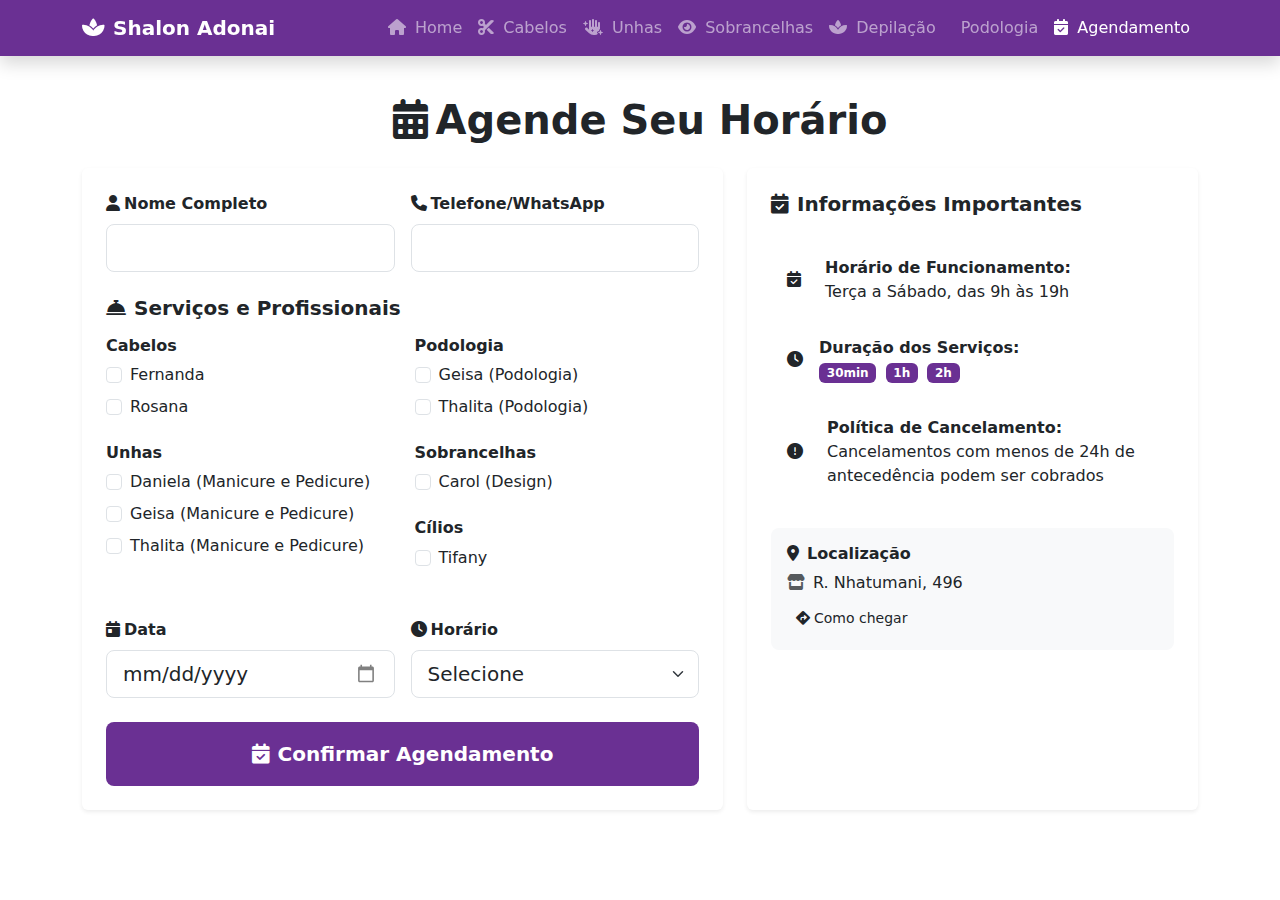
<file: agendamento.html>
<!DOCTYPE html>
<html lang="pt-br">

<head>
    <meta charset="UTF-8">
    <meta name="viewport" content="width=device-width, initial-scale=1.0">
    <title>Nanda - Shalon Adonai | Agendamento</title>
    <!-- Bootstrap + Font Awesome -->
    <link href="https://cdn.jsdelivr.net/npm/bootstrap@5.3.0/dist/css/bootstrap.min.css" rel="stylesheet">
    <link rel="stylesheet" href="https://cdnjs.cloudflare.com/ajax/libs/font-awesome/6.4.0/css/all.min.css">
    <style>
        :root {
            --roxao: #6a3093;
            --roxo-light: #a044ff;
        }

        .bg-purple {
            background-color: var(--roxao) !important;
        }

        .btn-purple {
            background-color: var(--roxao);
            color: white;
            transition: all 0.3s;
        }

        .btn-purple:hover {
            background-color: var(--roxo-light);
            transform: translateY(-2px);
            box-shadow: 0 4px 12px rgba(106, 48, 147, 0.3);
        }

        .servico-categoria {
            border-left: 4px solid var(--roxao);
            transition: all 0.3s;
        }

        .servico-categoria:hover {
            background-color: #f8f9fa;
            transform: translateX(5px);
        }

        .form-check-input:checked {
            background-color: var(--roxao);
            border-color: var(--roxao);
        }

        input[type="date"]::-webkit-calendar-picker-indicator {
            filter: invert(0.5);
        }
    </style>
</head>

<body>
    <nav class="navbar navbar-expand-lg navbar-dark bg-purple fixed-top shadow">
        <div class="container">
            <a class="navbar-brand fw-bold" href="index.html">
                <i class="fas fa-spa me-2"></i>Shalon Adonai
            </a>
            <button class="navbar-toggler" type="button" data-bs-toggle="collapse" data-bs-target="#navbarNav">
                <span class="navbar-toggler-icon"></span>
            </button>
            <div class="collapse navbar-collapse" id="navbarNav">
                <div class="navbar-nav ms-auto">
                    <a class="nav-link" href="index.html"><i class="fas fa-home me-1"></i> Home</a>
                    <a class="nav-link" href="cabelos.html"><i class="fas fa-cut me-1"></i> Cabelos</a>
                    <a class="nav-link" href="unhas.html"><i class="fas fa-hand-sparkles me-1"></i> Unhas</a>
                    <a class="nav-link" href="sobrancelhas.html"><i class="fas fa-eye me-1"></i> Sobrancelhas</a>
                    <a class="nav-link" href="depilacao.html"><i class="fas fa-spa me-1"></i> Depilação</a>
                    <a class="nav-link" href="podologia.html"><i class="fas fa-foot me-1"></i> Podologia</a>
                    <a class="nav-link active" href="agendamento.html"><i class="fas fa-calendar-check me-1"></i>
                        Agendamento</a>
                </div>
            </div>
        </div>
    </nav>

    <div class="container mt-5 pt-5">
        <h1 class="text-center mb-4 text-purple fw-bold">
            <i class="fas fa-calendar-alt me-2"></i>Agende Seu Horário
        </h1>

        <div class="row g-4">
            <!-- Formulário -->
            <div class="col-lg-7">
                <div class="card shadow-sm border-0">
                    <div class="card-body p-4">
                        <form id="agendamentoForm">

                            <!-- Dados Pessoais -->
                            <div class="row g-3 mb-4">
                                <div class="col-md-6">
                                    <label for="nome" class="form-label fw-bold">
                                        <i class="fas fa-user me-1"></i>Nome Completo
                                    </label>
                                    <input type="text" class="form-control form-control-lg" id="nome" required>
                                </div>
                                <div class="col-md-6">
                                    <label for="telefone" class="form-label fw-bold">
                                        <i class="fas fa-phone me-1"></i>Telefone/WhatsApp
                                    </label>
                                    <input type="tel" class="form-control form-control-lg" id="telefone" required>
                                </div>
                            </div>

                            <!-- Serviços -->
                            <div class="mb-4">
                                <h5 class="fw-bold mb-3 text-purple">
                                    <i class="fas fa-concierge-bell me-2"></i>Serviços e Profissionais
                                </h5>

                                <div class="row"> <!-- Divide em 2 colunas -->
                                    <!-- Coluna 1 -->
                                    <div class="col-md-6">
                                        <!-- Cabelos -->
                                        <div class="mb-4">
                                            <h6 class="fw-bold text-purple mb-2">Cabelos</h6>
                                            <div class="form-check mb-2">
                                                <input class="form-check-input" type="checkbox" name="servicos[]"
                                                    id="corte-nanda" value="Corte e Escova - Nanda">
                                                <label class="form-check-label" for="corte-nanda">Fernanda</label>
                                            </div>
                                            <div class="form-check">
                                                <input class="form-check-input" type="checkbox" name="servicos[]"
                                                    id="coloracao-carla" value="Coloração - Carla">
                                                <label class="form-check-label" for="coloracao-carla">Rosana</label>
                                            </div>
                                        </div>

                                        <!-- Unhas -->
                                        <div class="mb-4">
                                            <h6 class="fw-bold text-purple mb-2">Unhas</h6>
                                            <div class="form-check mb-2">
                                                <input class="form-check-input" type="checkbox" name="servicos[]"
                                                    id="manicure-daniela" value="Manicure - Daniela">
                                                <label class="form-check-label" for="manicure-daniela">Daniela (Manicure
                                                    e Pedicure)</label>
                                            </div>
                                            <div class="form-check mb-2">
                                                <input class="form-check-input" type="checkbox" name="servicos[]"
                                                    id="manicure-geisa" value="Manicure - Geisa">
                                                <label class="form-check-label" for="manicure-geisa">Geisa (Manicure e
                                                    Pedicure)</label>
                                            </div>
                                            <div class="form-check">
                                                <input class="form-check-input" type="checkbox" name="servicos[]"
                                                    id="pedicure-thalita" value="Pedicure - Thalita">
                                                <label class="form-check-label" for="pedicure-thalita">Thalita (Manicure
                                                    e Pedicure)</label>
                                            </div>
                                        </div>
                                    </div>

                                    <!-- Coluna 2 -->
                                    <div class="col-md-6">
                                        <!-- Podologia -->
                                        <div class="mb-4">
                                            <h6 class="fw-bold text-purple mb-2">Podologia</h6>
                                            <div class="form-check mb-2">
                                                <input class="form-check-input" type="checkbox" name="servicos[]"
                                                    id="podologia-geisa" value="Podologia - Geisa">
                                                <label class="form-check-label" for="podologia-geisa">Geisa
                                                    (Podologia)</label>
                                            </div>
                                            <div class="form-check">
                                                <input class="form-check-input" type="checkbox" name="servicos[]"
                                                    id="podologia-thalita" value="Podologia - Thalita">
                                                <label class="form-check-label" for="podologia-thalita">Thalita
                                                    (Podologia)</label>
                                            </div>
                                        </div>

                                        <!-- Sobrancelhas -->
                                        <div class="mb-4">
                                            <h6 class="fw-bold text-purple mb-2">Sobrancelhas</h6>
                                            <div class="form-check">
                                                <input class="form-check-input" type="checkbox" name="servicos[]"
                                                    id="sobrancelhas-carol" value="Design de Sobrancelhas - Carol">
                                                <label class="form-check-label" for="sobrancelhas-carol">Carol
                                                    (Design)</label>
                                            </div>
                                        </div>

                                        <!-- Cílios -->
                                        <div class="mb-4">
                                            <h6 class="fw-bold text-purple mb-2">Cílios</h6>
                                            <div class="form-check">
                                                <input class="form-check-input" type="checkbox" name="servicos[]"
                                                    id="sobrancelhas-tifany" value="Design de Sobrancelhas - Tifany">
                                                <label class="form-check-label" for="sobrancelhas-tifany">Tifany</label>
                                            </div>
                                        </div>
                                    </div>
                                </div>
                            </div>
                            <!-- Data e Hora -->
                            <div class="row g-3 mb-4">
                                <div class="col-md-6">
                                    <label for="data" class="form-label fw-bold">
                                        <i class="fas fa-calendar-day me-1"></i>Data
                                    </label>
                                    <input type="date" class="form-control form-control-lg" id="data" required>
                                </div>
                                <div class="col-md-6">
                                    <label for="hora" class="form-label fw-bold">
                                        <i class="fas fa-clock me-1"></i>Horário
                                    </label>
                                    <select class="form-select form-select-lg" id="hora" required>
                                        <option value="" selected disabled>Selecione</option>
                                    </select>
                                </div>
                            </div>

                            <button type="submit" class="btn btn-purple btn-lg w-100 py-3 fw-bold">
                                <i class="fas fa-calendar-check me-2"></i>Confirmar Agendamento
                            </button>
                        </form>
                    </div>
                </div>
            </div>

            <div class="col-lg-5">
    <div class="card shadow-sm border-0 h-100">
        <div class="card-body p-4">
            <h5 class="card-title fw-bold mb-4">  <!-- Removido text-purple -->
                <i class="fas fa-calendar-check me-2 text-purple"></i>Informações Importantes
            </h5>

            <ul class="list-group list-group-flush">
                <li class="list-group-item d-flex align-items-center border-0 py-3">
                    <div class="bg-opacity-10 me-3">  <!-- Removido text-purple -->
                        <i class="fas fa-calendar-check me-2 text-purple"></i>  <!-- Ícone roxo -->
                    </div>
                    <div>
                        <strong>Horário de Funcionamento:</strong><br>
                        Terça a Sábado, das 9h às 19h
                    </div>
                </li>

                <li class="list-group-item d-flex align-items-center border-0 py-3">
                    <div class="bg-opacity-10 me-3">  <!-- Removido text-purple -->
                        <i class="fas fa-clock text-purple"></i>  <!-- Ícone roxo -->
                    </div>
                    <div>
                        <strong>Duração dos Serviços:</strong><br>
                        <span class="badge bg-purple bg-opacity-10 me-1">30min</span>  <!-- Removido text-purple -->
                        <span class="badge bg-purple bg-opacity-10 me-1">1h</span>
                        <span class="badge bg-purple bg-opacity-10">2h</span>
                    </div>
                </li>

                <li class="list-group-item d-flex align-items-center border-0 py-3">
                    <div class="bg-opacity-10 me-3">  <!-- Removido text-purple -->
                        <i class="fas fa-exclamation-circle me-2 text-purple"></i>  <!-- Ícone roxo -->
                    </div>
                    <div>
                        <strong>Política de Cancelamento:</strong><br>
                        Cancelamentos com menos de 24h de antecedência podem ser cobrados
                    </div>
                </li>
            </ul>

            <div class="mt-4 p-3 bg-light rounded-3">
                <h6 class="fw-bold">  <!-- Removido text-purple -->
                    <i class="fas fa-map-marker-alt me-2 text-purple"></i>Localização  <!-- Ícone roxo -->
                </h6>
                <p class="mb-2">
                    <i class="fas fa-store me-2 text-muted"></i>R. Nhatumani, 496
                </p>
                <a href="#" class="btn btn-sm btn-outline-purple">
                    <i class="fas fa-directions me-1 text-purple"></i>Como chegar  <!-- Ícone roxo -->
                </a>
            </div>
        </div>
    </div>
</div>
    </div>

    <!-- Modal de Confirmação -->
    <div class="modal fade" id="confirmacaoModal" tabindex="-1">
        <div class="modal-dialog modal-dialog-centered">
            <div class="modal-content border-0">
                <div class="modal-header bg-purple text-white">
                    <h5 class="modal-title">
                        <i class="fas fa-check-circle me-2"></i>Agendamento Confirmado!
                    </h5>
                    <button type="button" class="btn-close btn-close-white" data-bs-dismiss="modal"></button>
                </div>
                <div class="modal-body p-4">
                    <p id="confirmacaoTexto" class="lead"></p>

                    <div class="alert bg-purple bg-opacity-10 border-start border-purple border-4">
                        <i class="fas fa-envelope text-purple me-2"></i>
                        Você receberá um e-mail com os detalhes do agendamento.
                    </div>

                    <div class="d-grid gap-2 mt-3">
                        <a id="googleCalendarLink" class="btn btn-outline-purple" target="_blank">
                            <i class="fab fa-google me-2"></i>Adicionar ao Google Agenda
                        </a>
                        <a href="#" class="btn btn-outline-secondary">
                            <i class="fab fa-whatsapp me-2"></i>Enviar para WhatsApp
                        </a>
                    </div>
                </div>
            </div>
        </div>
    </div>

    <!-- Scripts JS -->
    <script src="js/agendamento.js"></script>
    <script src="js/jquery.min.js"></script>
    <script src="js/popper.min.js"></script>
    <script src="bootstrap/js/bootstrap.bundle.js"></script>
</body>

</html>
</file>
